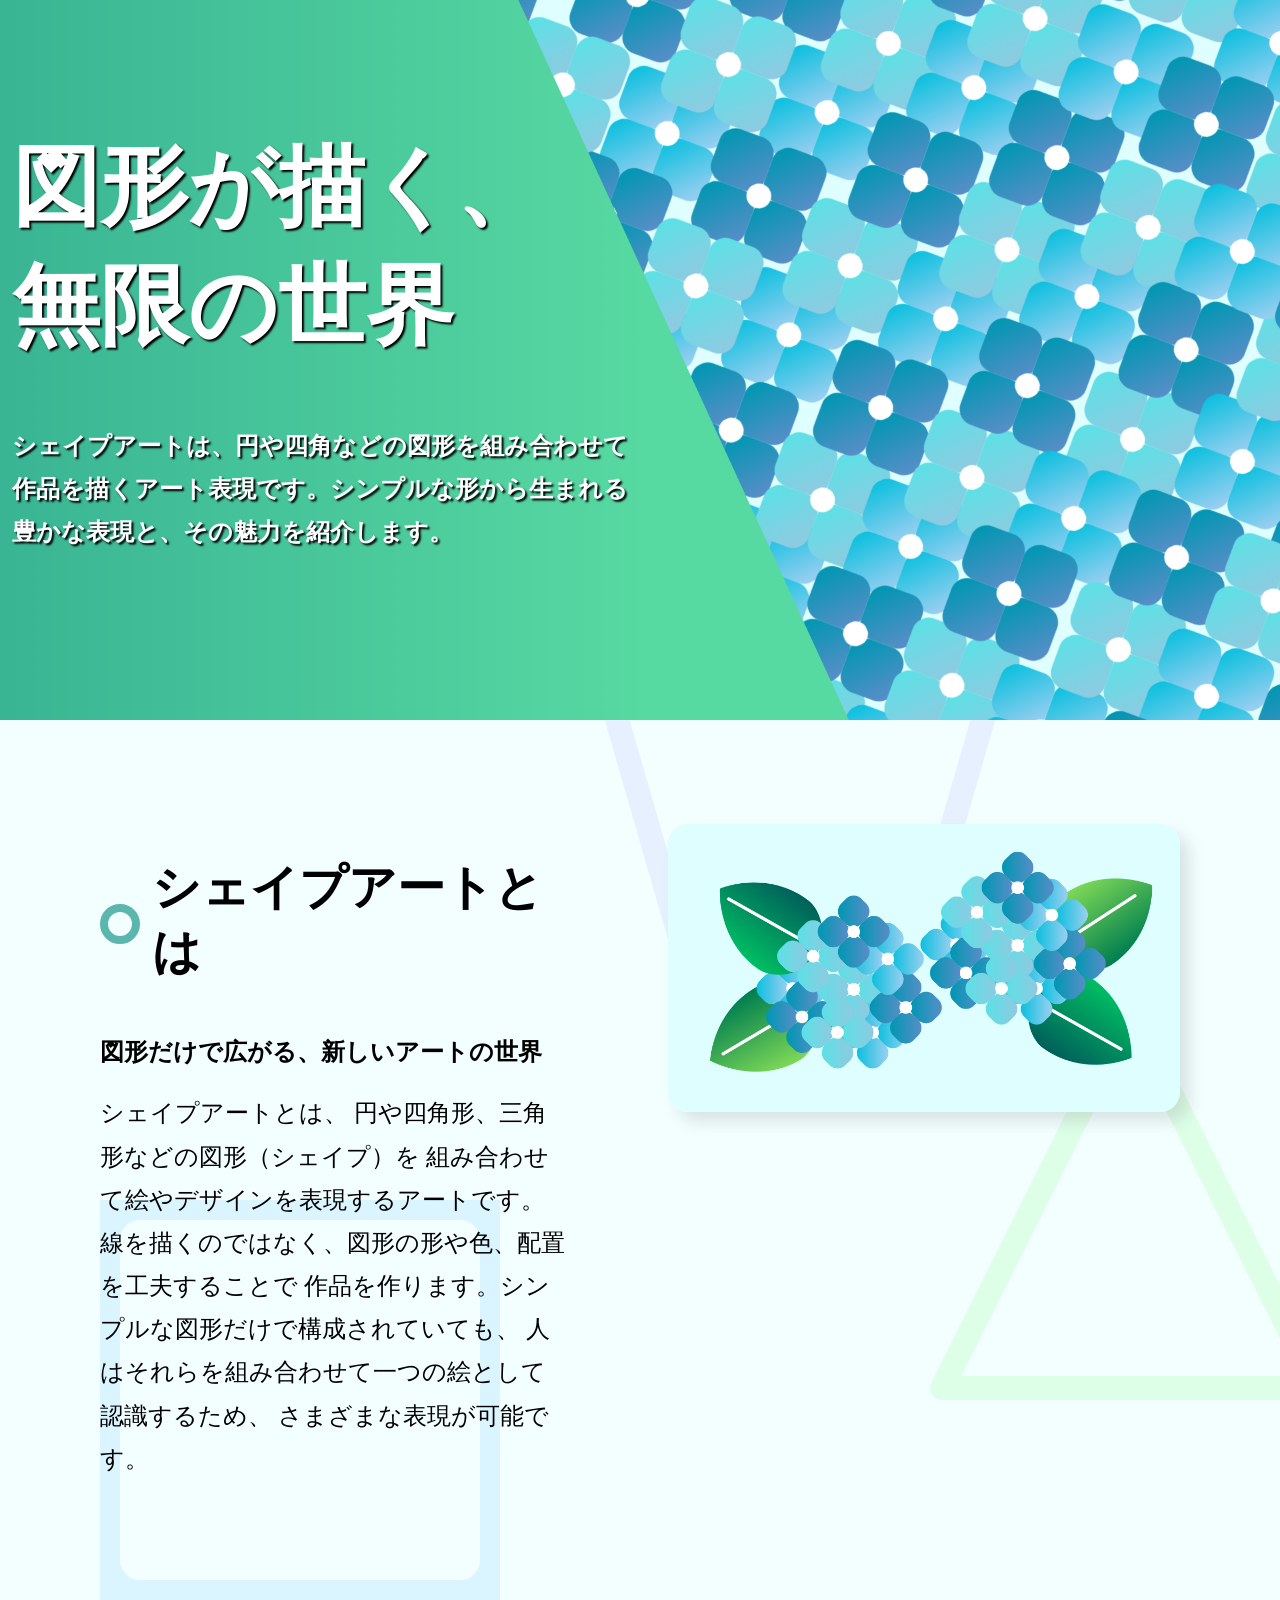
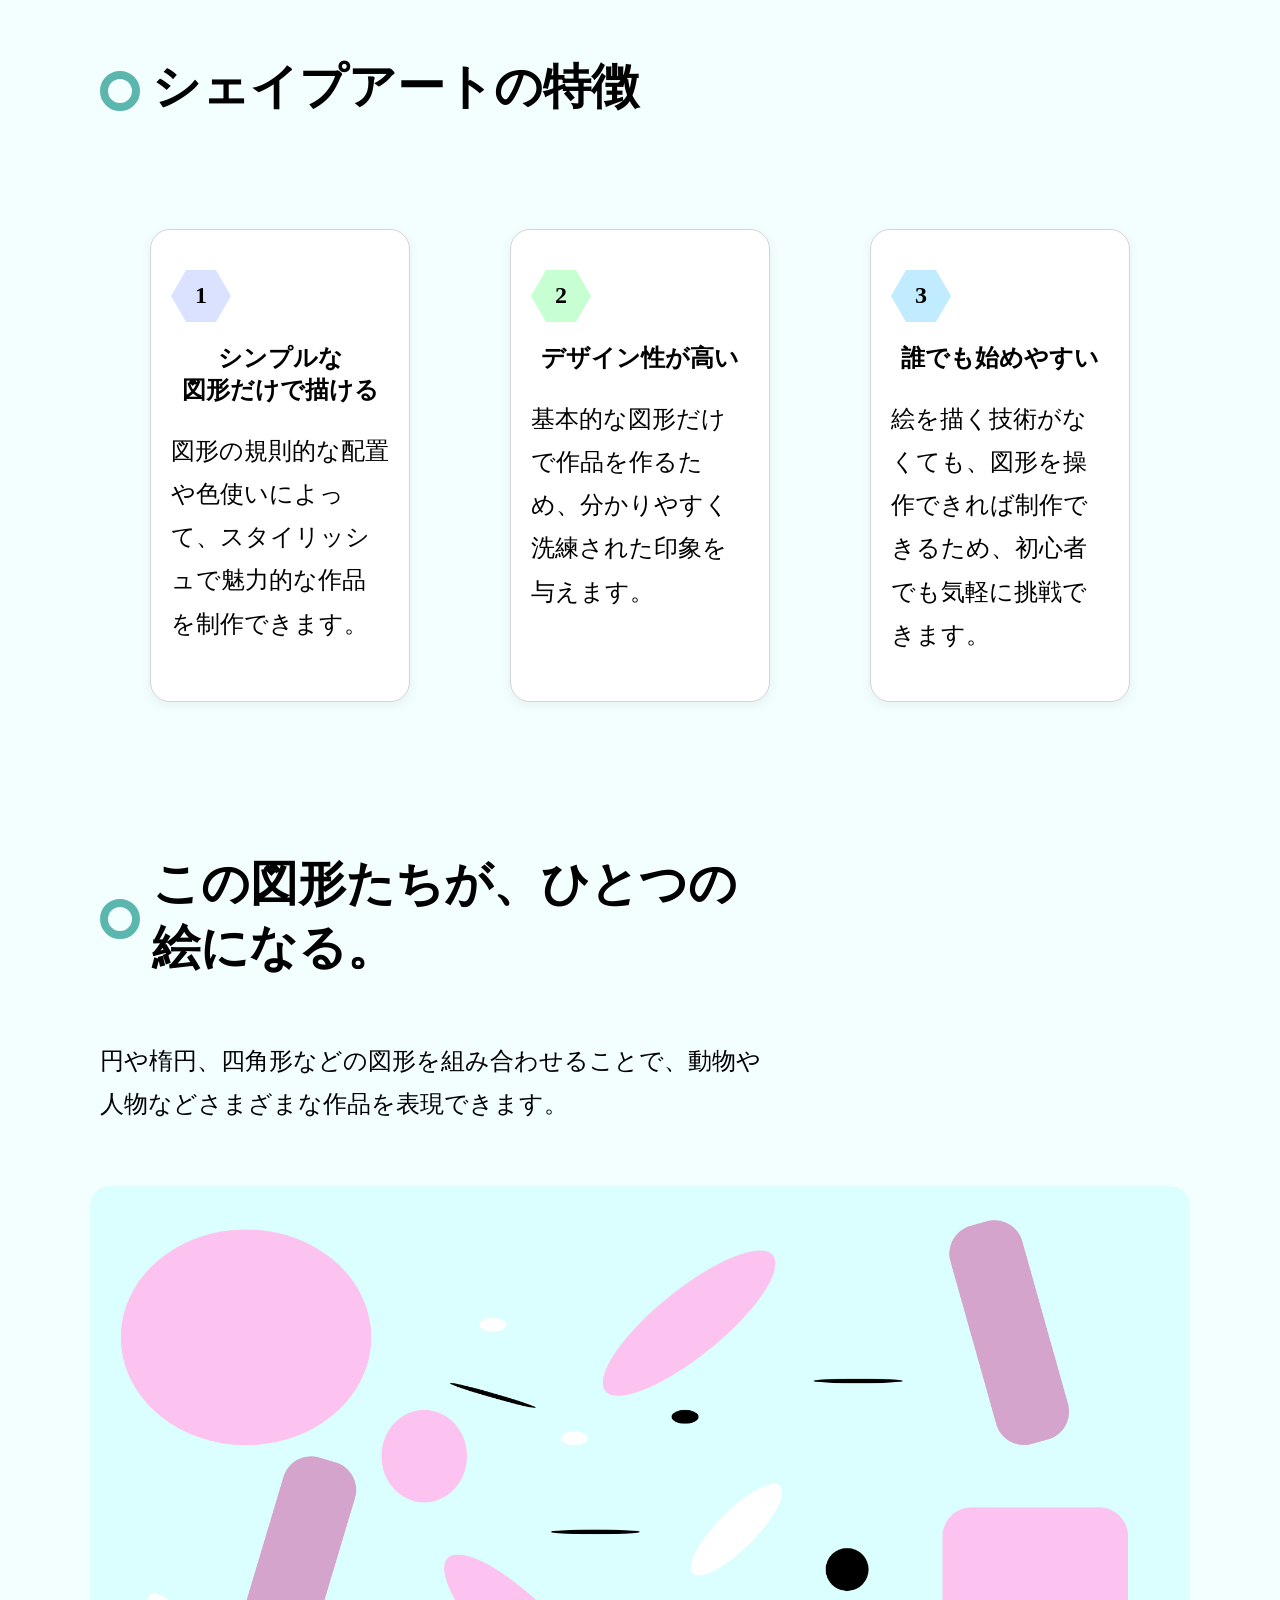
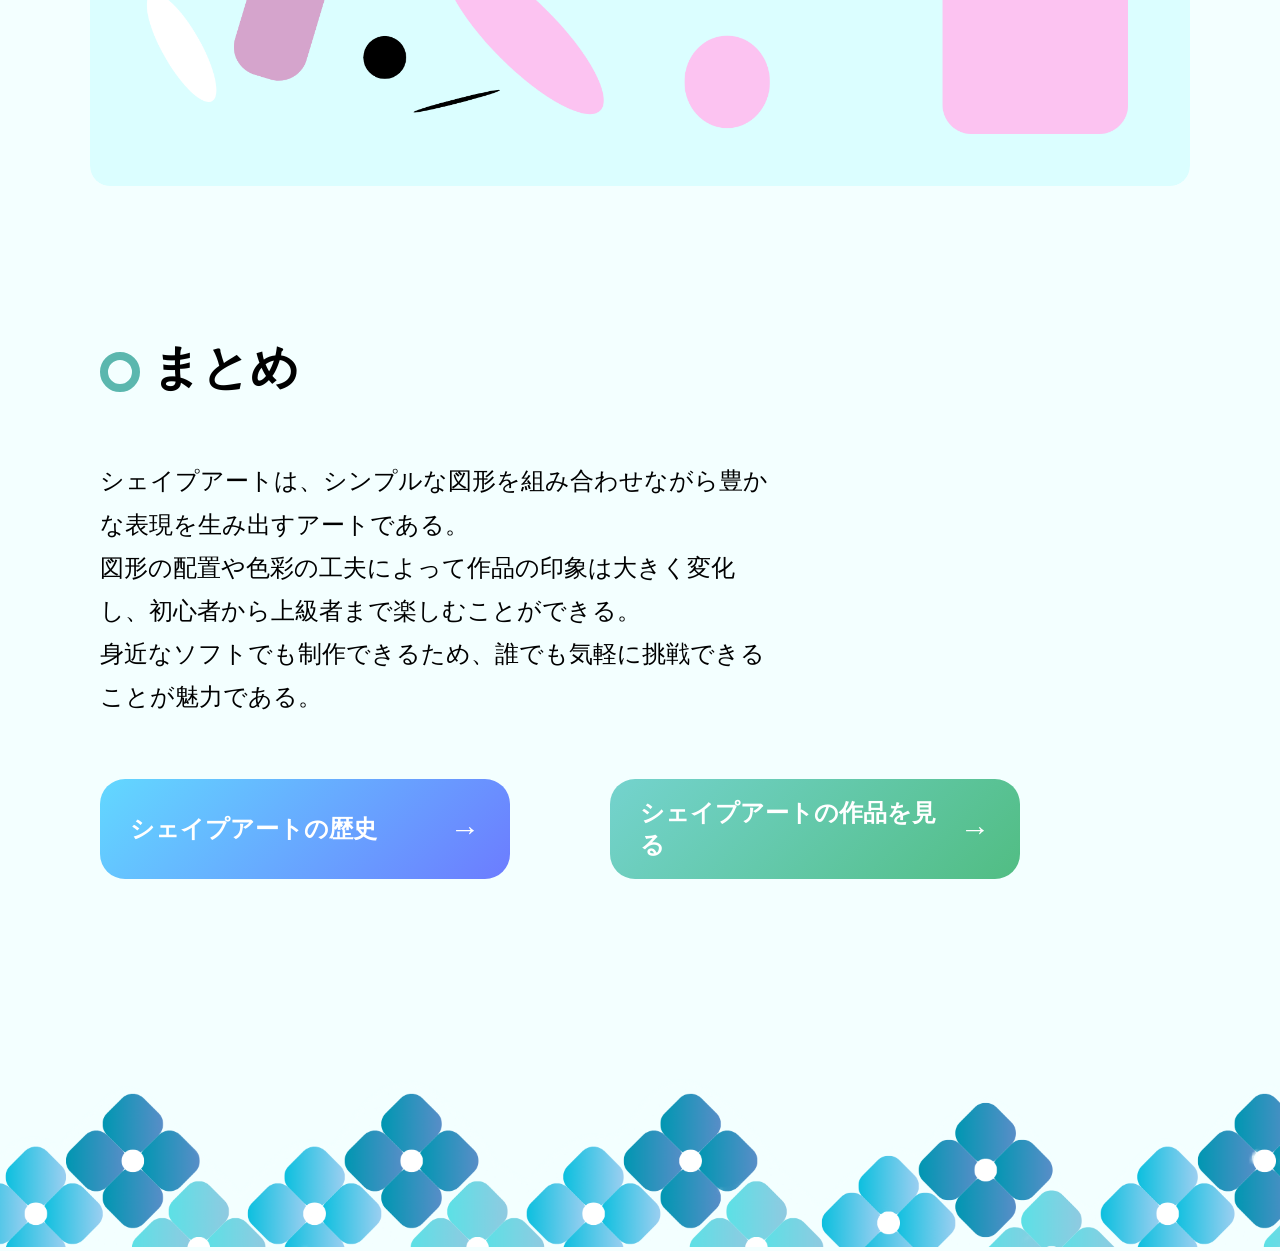
<file: index.html>
<!DOCTYPE html>
<html lang = "ja">
    <head>
        <meta charset="UTF-8">
        <meta name="viewport" content="width=device-width, initial-scale=1.0">
        <title>shape art</title>
        <link rel="stylesheet" type = "text/css" href="./css/style.css">
        <link rel="stylesheet" type = "text/css" href="./css/background.css">
    </head>

    <body>

        <div class = "box1">
        <img class = "img1" src="./img/top4.png" alt="">
        <div class = text>
            <h1>図形が描く、<br>無限の世界</h1>
            <p>
                シェイプアートは、円や四角などの図形を組み合わせて<br>
                作品を描くアート表現です。シンプルな形から生まれる<br>
                豊かな表現と、その魅力を紹介します。
            </p>
        </div>
        </div>

        <div class = "yoko1">
            <div class = "matome1">
                <h1 class = "text1">シェイプアートとは</h1>
                <h2>図形だけで広がる、新しいアートの世界</h2>
                <p>
                    シェイプアートとは、
                    円や四角形、三角形などの図形（シェイプ）を
                    組み合わせて絵やデザインを表現するアートです。
                    線を描くのではなく、図形の形や色、配置を工夫することで
                    作品を作ります。シンプルな図形だけで構成されていても、
                    人はそれらを組み合わせて一つの絵として認識するため、
                    さまざまな表現が可能です。
            </div>
            <img class = "img2" src="./img/ajisai2.png" alt="">
        </div>


        <h1 class = "text2">シェイプアートの特徴</h1>


        <div class="yoko2">

            <div class = box2>
                <div>
                    <h2 class = "text5-1">1</h2>
                    <h2 class="text6">シンプルな<br>図形だけで描ける</h2>
                    <p>図形の規則的な配置や色使いによって、スタイリッシュで魅力的な作品を制作できます。</p>
                </div>
            </div>


            <div class = box2>
                <div>
                    <h2 class = "text5-2">2</h2>
                    <h2 class="text6">デザイン性が高い</h2>
                    <p>基本的な図形だけで作品を作るため、分かりやすく洗練された印象を与えます。</p>
                </div>
            </div>

            <div class = box2>
                <div>
                    <h2 class = "text5-3">3</h2>
                    <h2 class="text6">誰でも始めやすい</h2>
                    <p>絵を描く技術がなくても、図形を操作できれば制作できるため、初心者でも気軽に挑戦できます。</p>
                </div>
            </div>

        </div>

        <h1 class = "text3">この図形たちが、ひとつの絵になる。</h1>
        <p class = "text4">円や楕円、四角形などの図形を組み合わせることで、動物や人物などさまざまな作品を表現できます。</p>
        <div class="slider">
            <img src="./img/usagi3.png" class="slide active">
            <img src="./img/usagi2.png" class="slide">
        </div>

        <h1 class = "text3">まとめ</h1>
        <p class = "text4">
            シェイプアートは、シンプルな図形を組み合わせながら豊かな表現を生み出すアートである。<br>
            図形の配置や色彩の工夫によって作品の印象は大きく変化し、初心者から上級者まで楽しむことができる。<br>
            身近なソフトでも制作できるため、誰でも気軽に挑戦できることが魅力である。
        </p>

        <div class="hex-container2">

            <div class = yoko1>
                <a href="history.html" class="history-btn">
                    <span>シェイプアートの歴史</span>
                    <span class="arrow">→</span>
                </a>

                <a href="gallery.html" class="gallery-btn">
                    <span>シェイプアートの作品を見る</span>
                    <span class="arrow">→</span>
                </a>

            </div>

        </div>

        <img class = "img4" src="./img/ajisai.png" alt="">

        <!-- 三角形 -->
        <svg class="shape sankaku1" viewBox="0 0 200 200">
            <polygon
                points="100,6 6,194 194,194"
            />
        </svg>

        <!-- 四角形 -->
        <svg class="shape sikaku1" viewBox="0 0 200 200">
            <rect
                x="0"
                y="0"
                width="200"
                height="200"
                rx="30"
            />
        </svg>

        <!-- 五角形 -->
        <svg class="shape gokaku1" viewBox="0 0 200 200">
            <polygon
                points="100,6 194,76 160,194 40,194 6,76"
            />
        </svg>

        <!-- 三角形 -->
        <svg class="shape sankaku2" viewBox="0 0 200 200">
            <polygon
                points="100,6 6,194 194,194"
            />
        </svg>

        <!-- 四角形 -->
        <svg class="shape sikaku2" viewBox="0 0 200 200">
            <rect
                x="0"
                y="0"
                width="200"
                height="200"
                rx="20"
            />
        </svg>

        <script src="script.js"></script>

    </body>
</html>
</file>
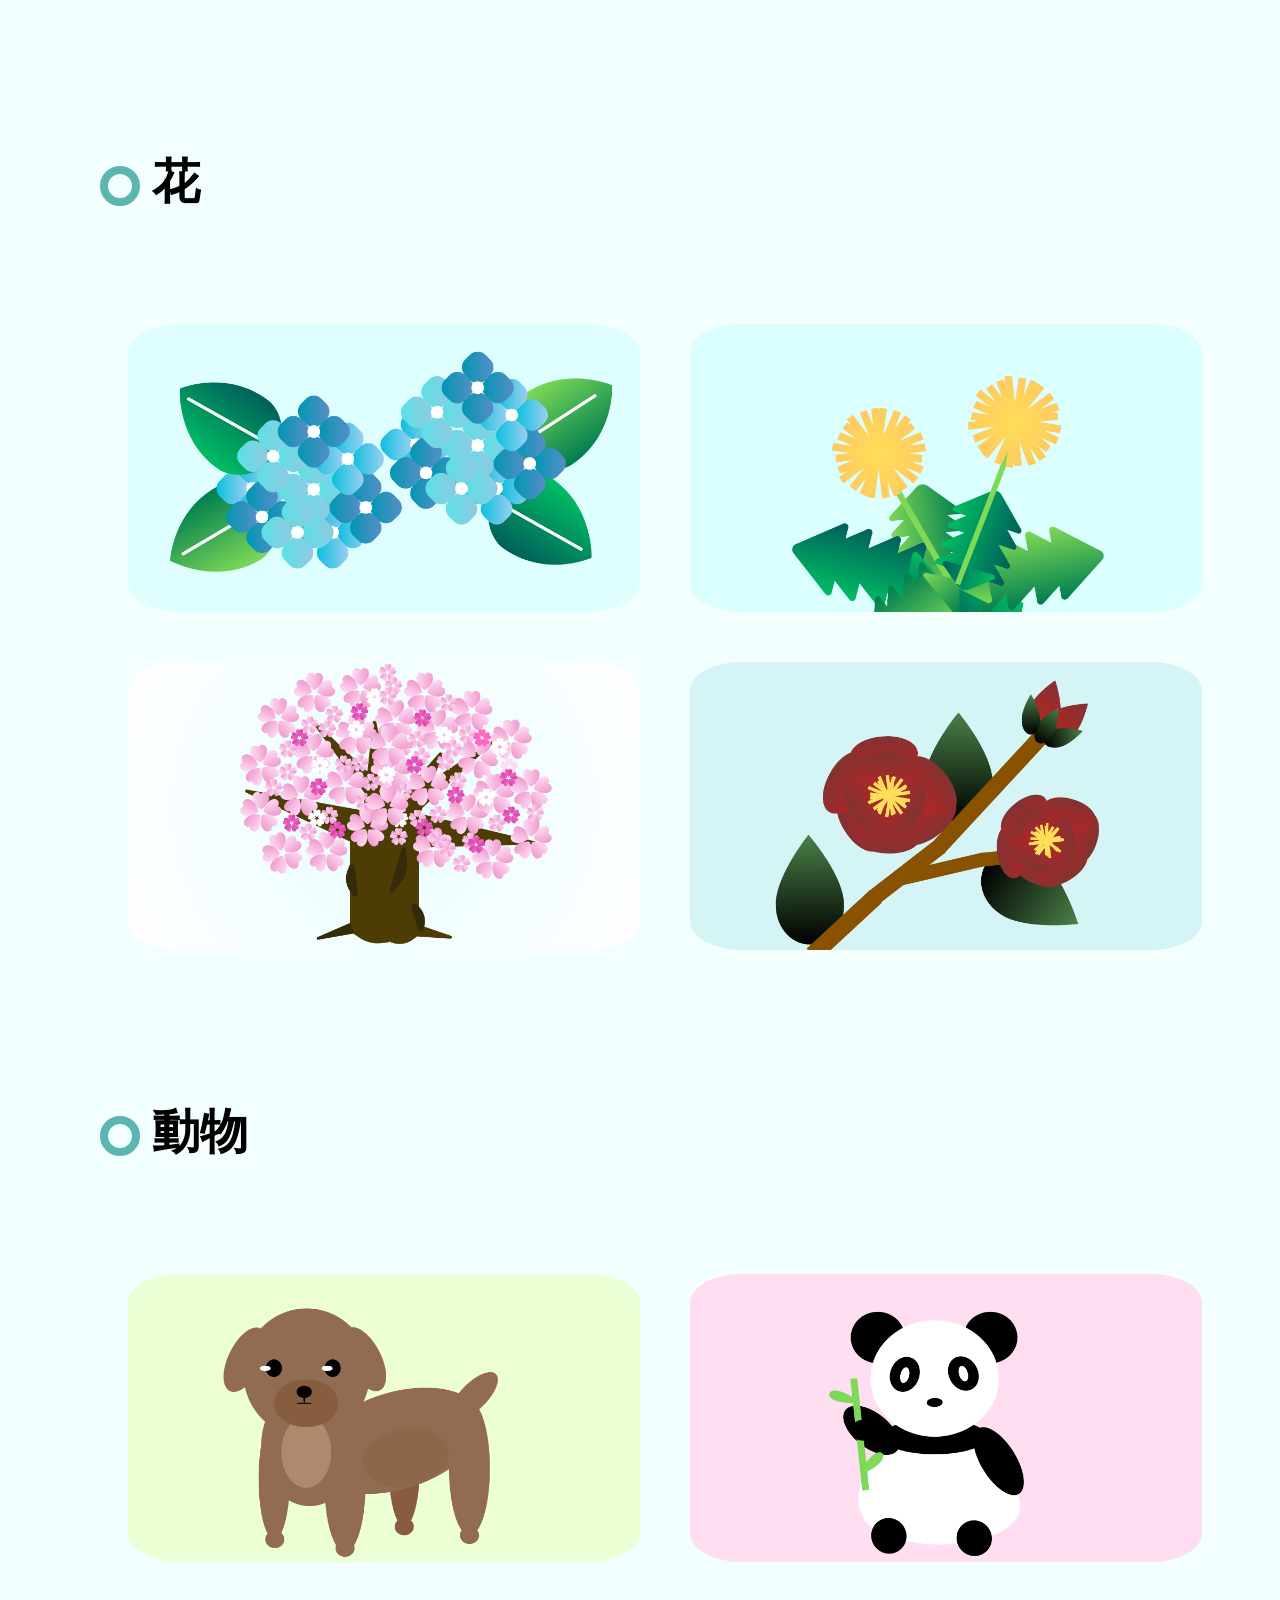
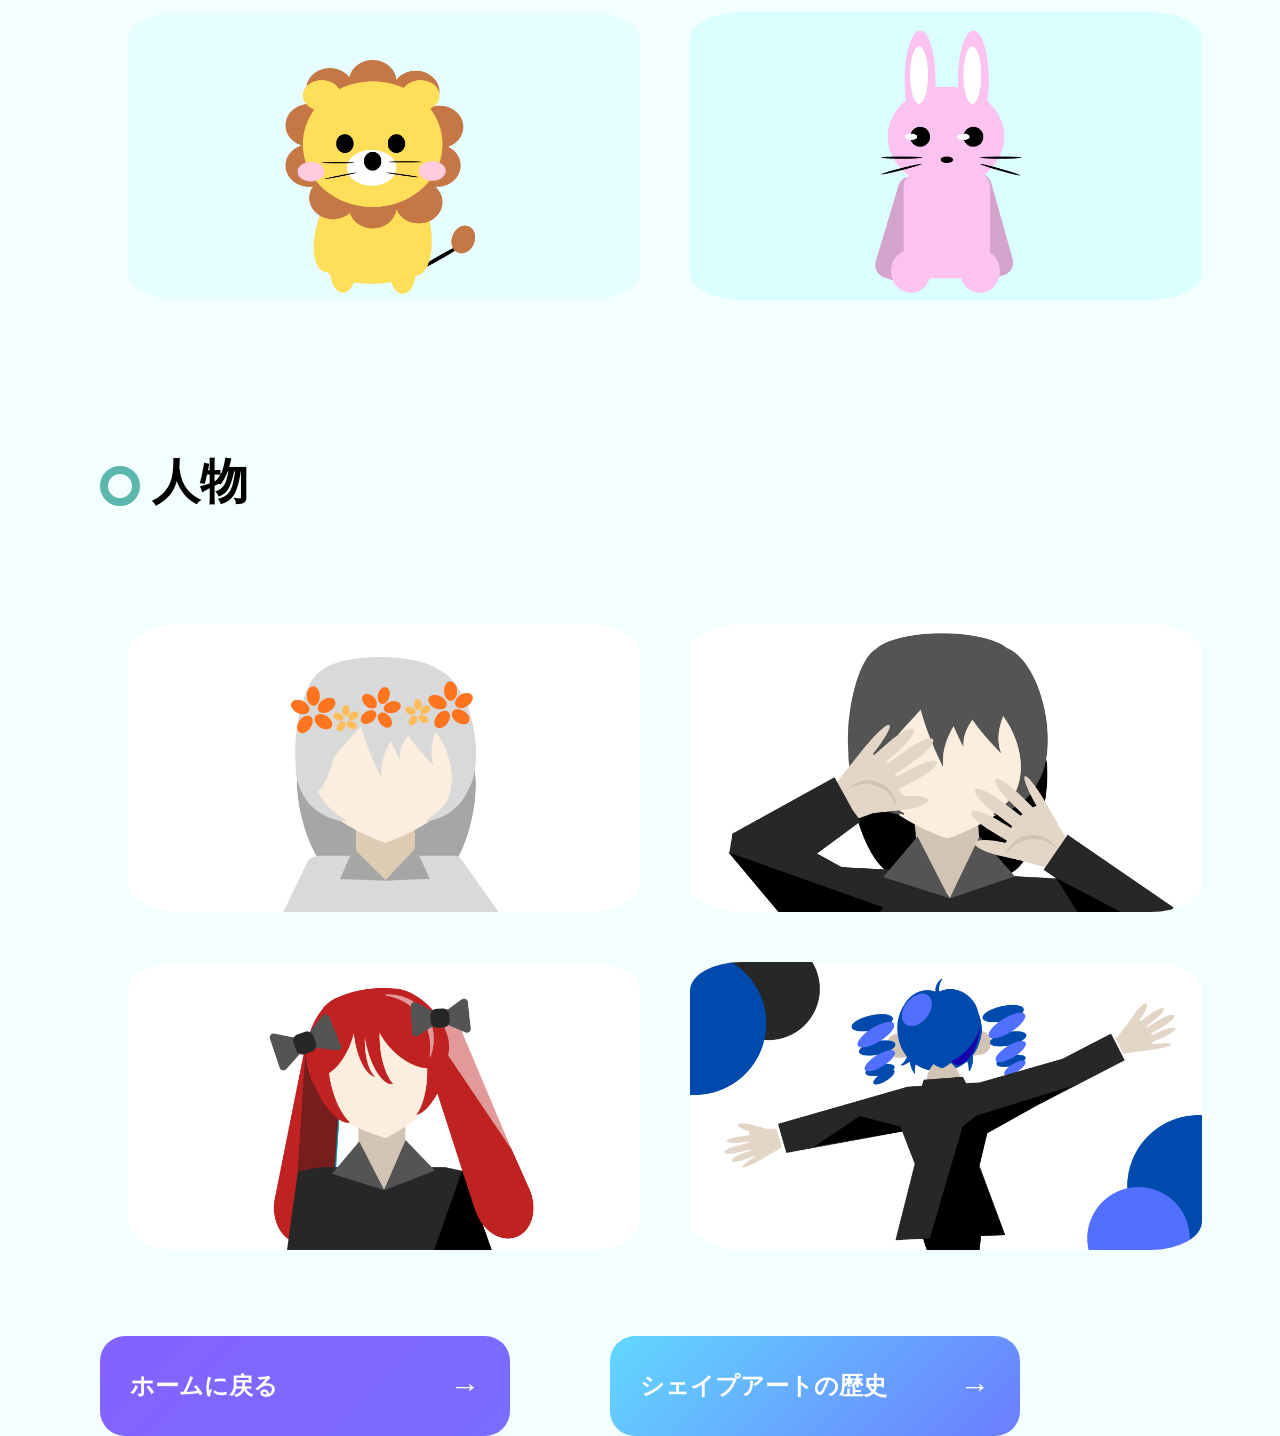
<file: gallery.html>
<!DOCTYPE html>
<html lang = 'ja'>
    <head>
        <meta charset = "UTF-8">
        <title>gallery</title>
        <link rel="stylesheet" type = "text/css" href="./css/style.css">
        <link rel="stylesheet" type = "text/css" href="./css/background.css">
        <link rel="stylesheet" type = "text/css" href="./css/gallery.css">
    </head>
<body>
    <h1 class = "text2">花</h1>
    <div class = "yoko3">
        <img class = "img" src = "img/ajisai2.png" alt = "あじさい">
        <img class = "img" src = "img/tanpopo.png" alt = "たんぽぽ">
    </div>
    <div class = "yoko3">
        <img class = "img" src = "img/sakura.png" alt = "さくら">
        <img class = "img" src = "img/tubaki.png" alt = "つばき">
    </div>
    <h1 class = "text2">動物</h1>
    <div class = "yoko3">
        <img class = "img" src = "img/inu.png" alt = "いぬ">
        <img class = "img" src = "img/panda.png" alt = "ぱんだ">
    </div>
    <div class = "yoko3">
        <img class = "img" src = "img/raion.png" alt = "らいおん">
        <img class = "img" src = "img/usagi2.png" alt = "うさぎ">
    </div>
    <h1 class = "text2">人物</h1>
    <div class = "yoko3">
        <img class = "img" src = "img/siro.png" alt = "しろ">
        <img class = "img" src = "img/kuro.png" alt = "くろ">
    </div>
    <div class = "yoko3">
        <img class = "img" src = "img/aka.png" alt = "あか">
        <img class = "img" src = "img/ao.png" alt = "あお">
    </div>

    <br><br>

    <div class = yoko1>
        <a href="index.html" class="index-btn">
            <span>ホームに戻る</span>
            <span class="arrow">→</span>
        </a>

        <a href="history.html" class="history-btn">
            <span>シェイプアートの歴史</span>
            <span class="arrow">→</span>
        </a>

    </div>
</body>
</html>
</file>
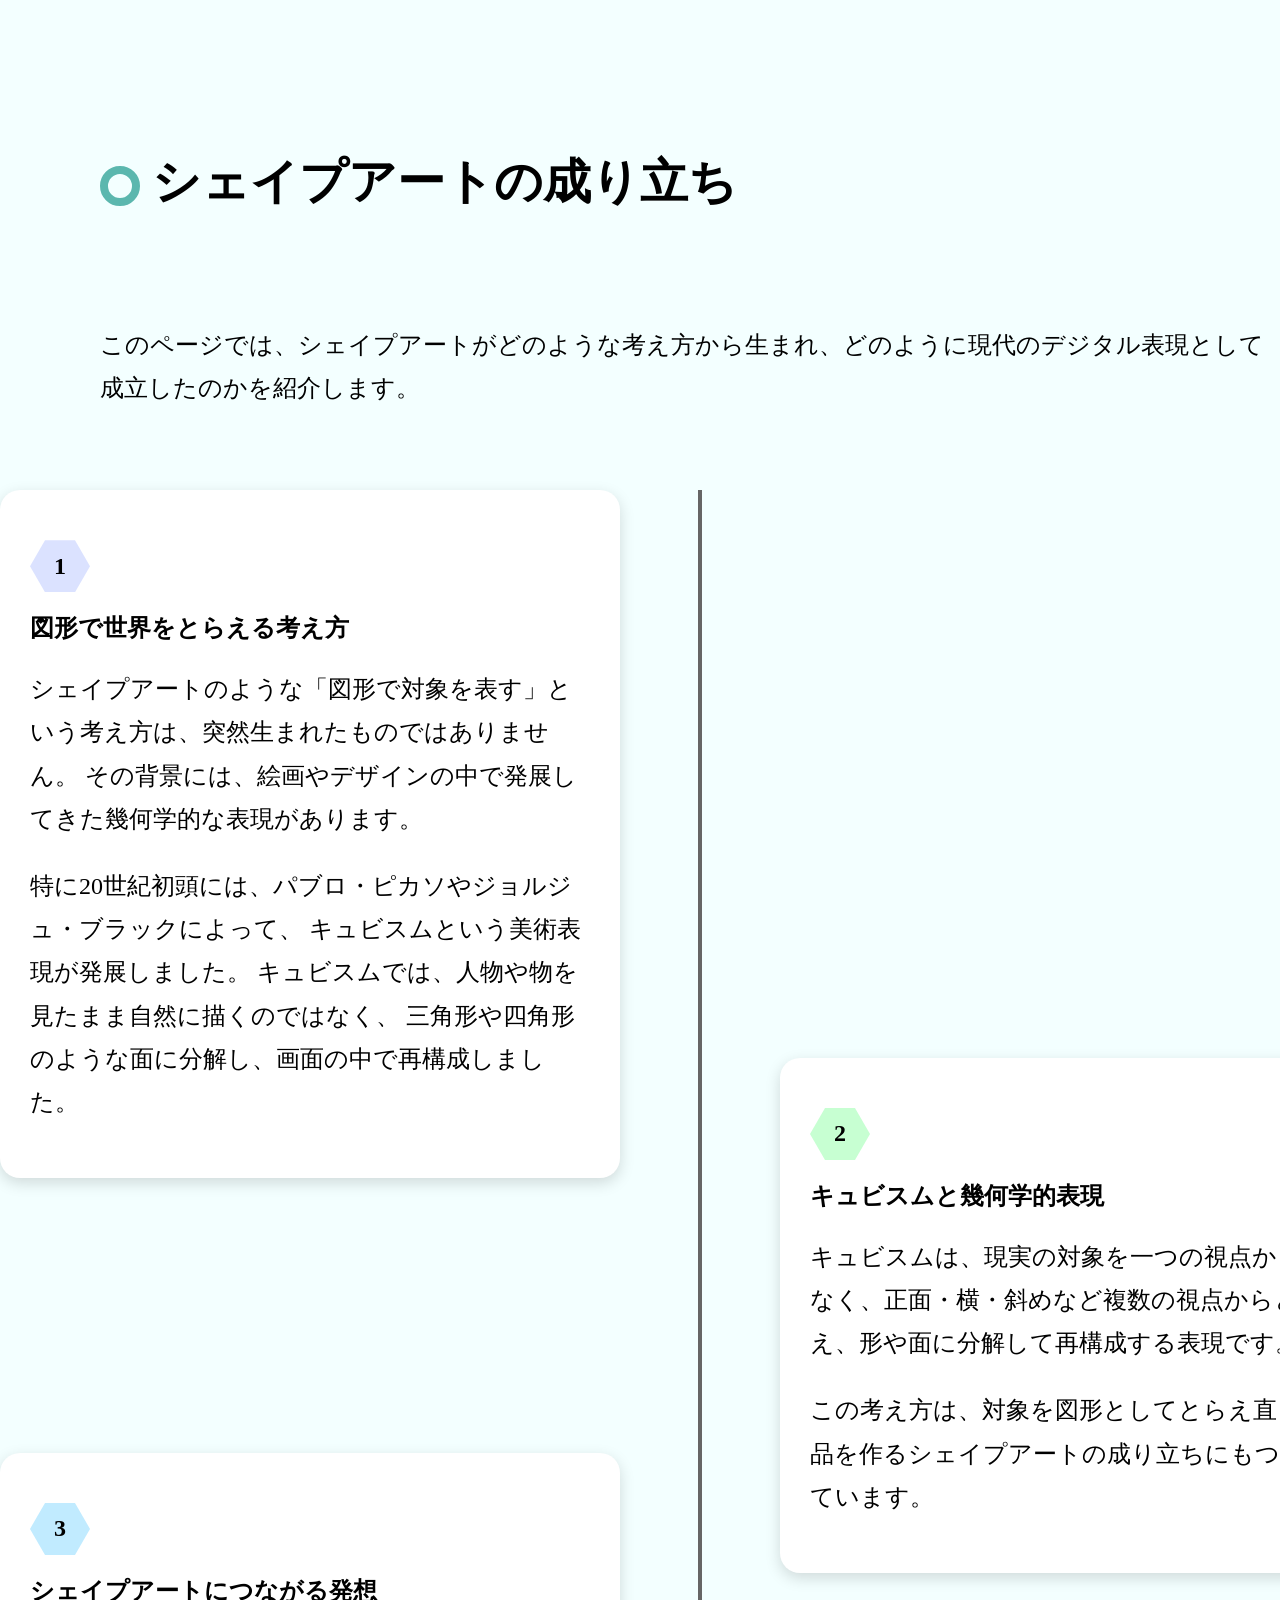
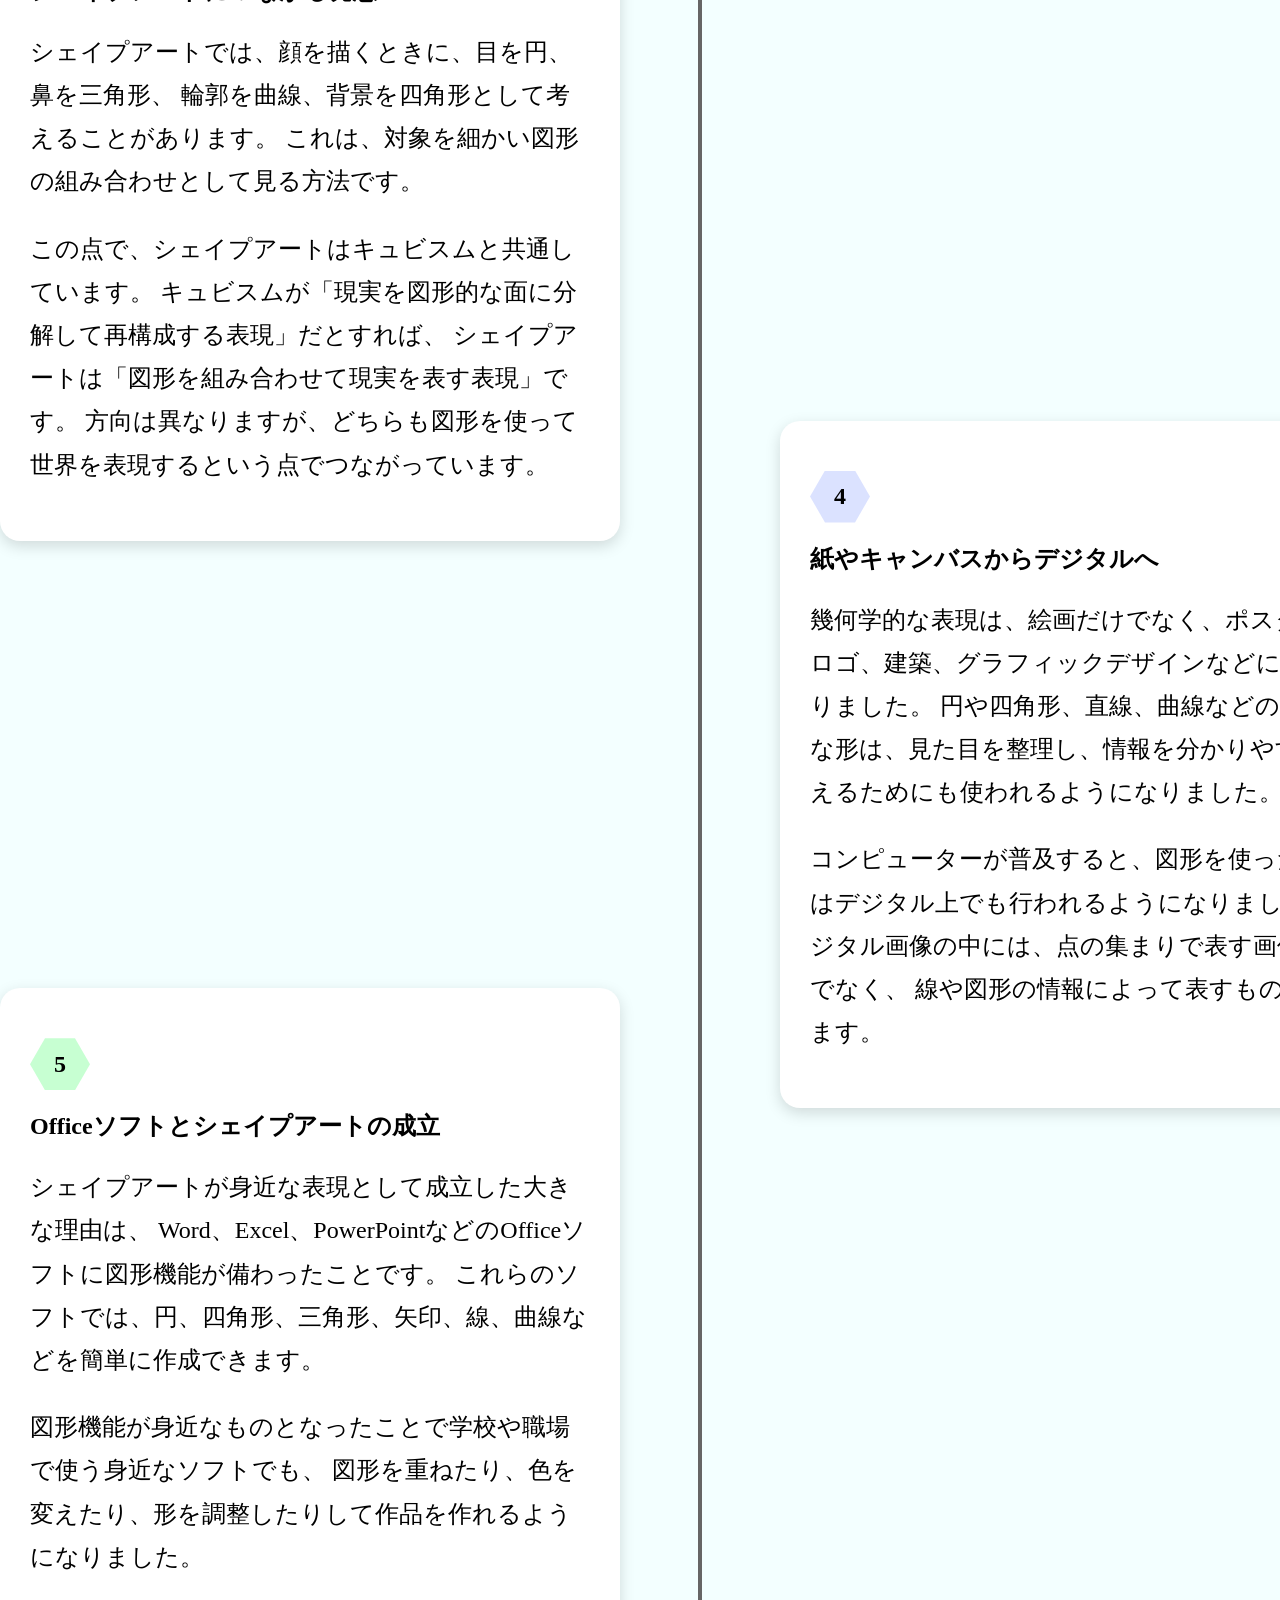
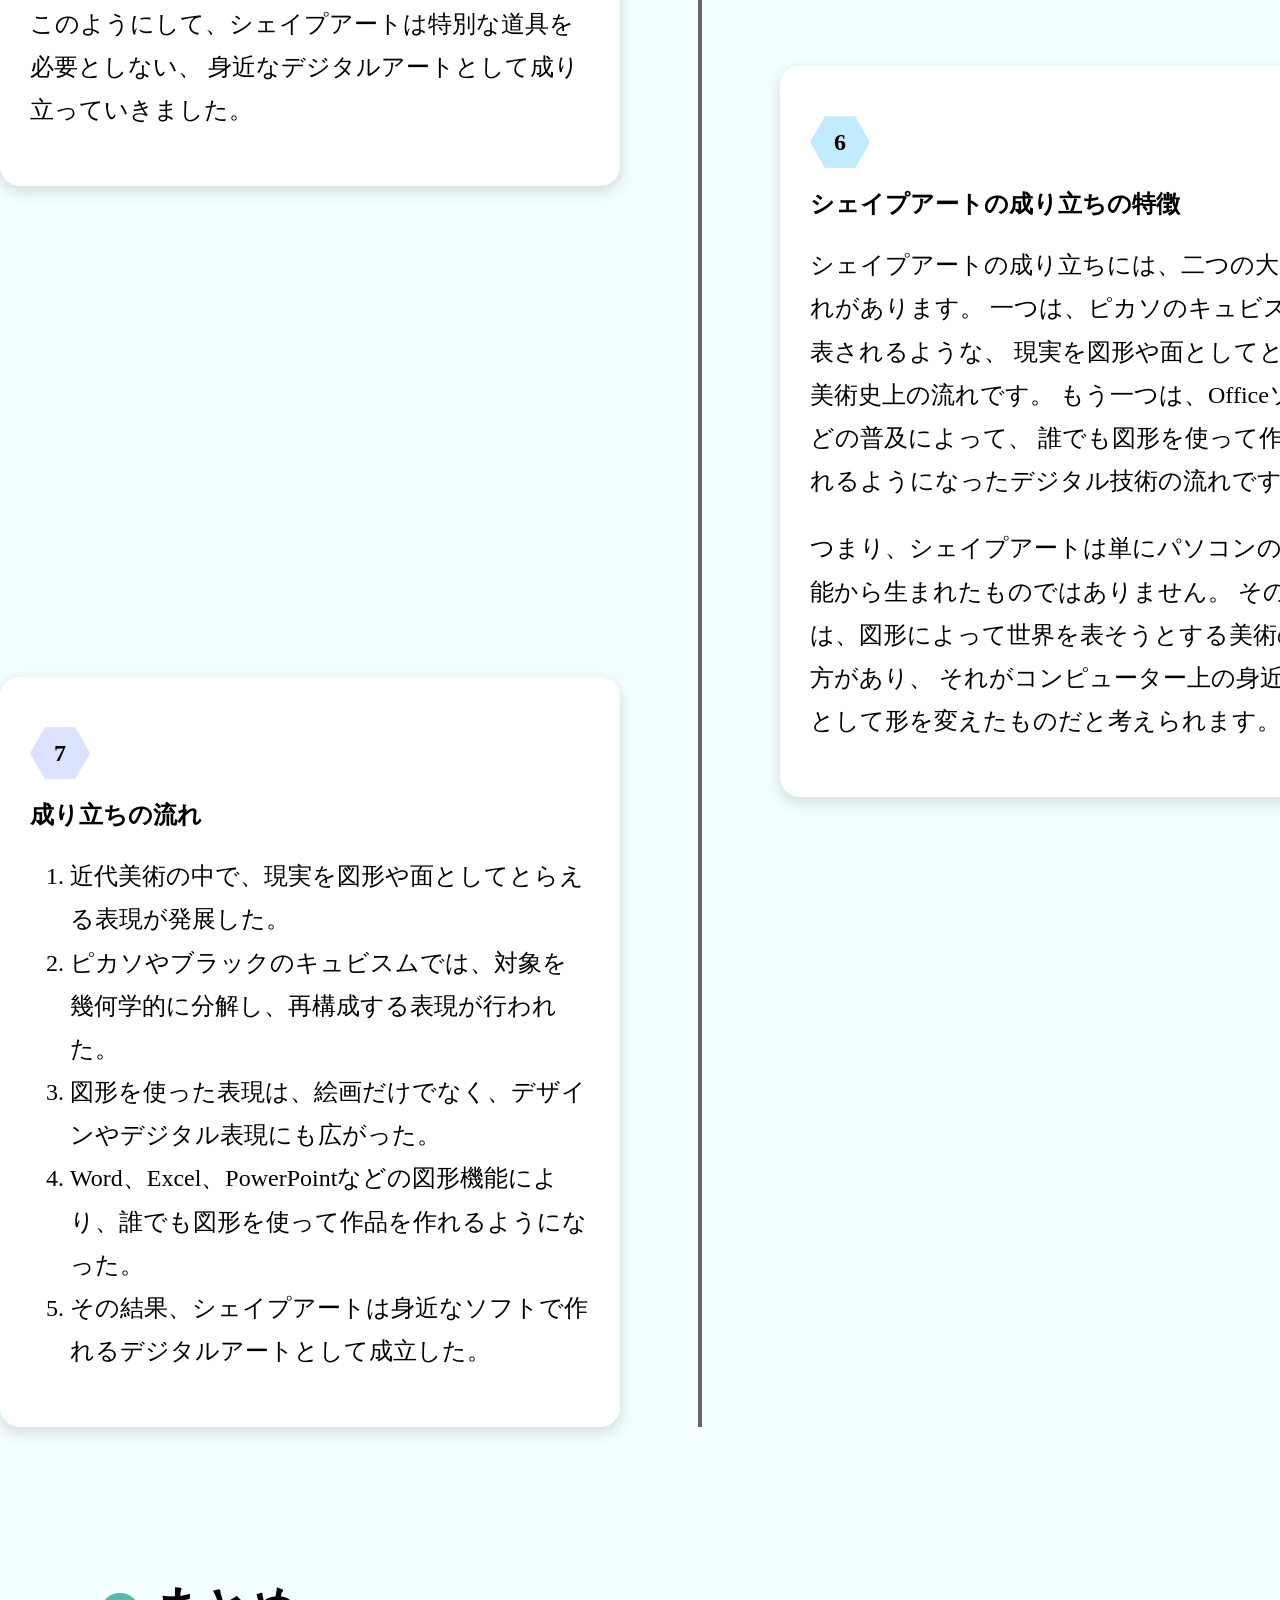
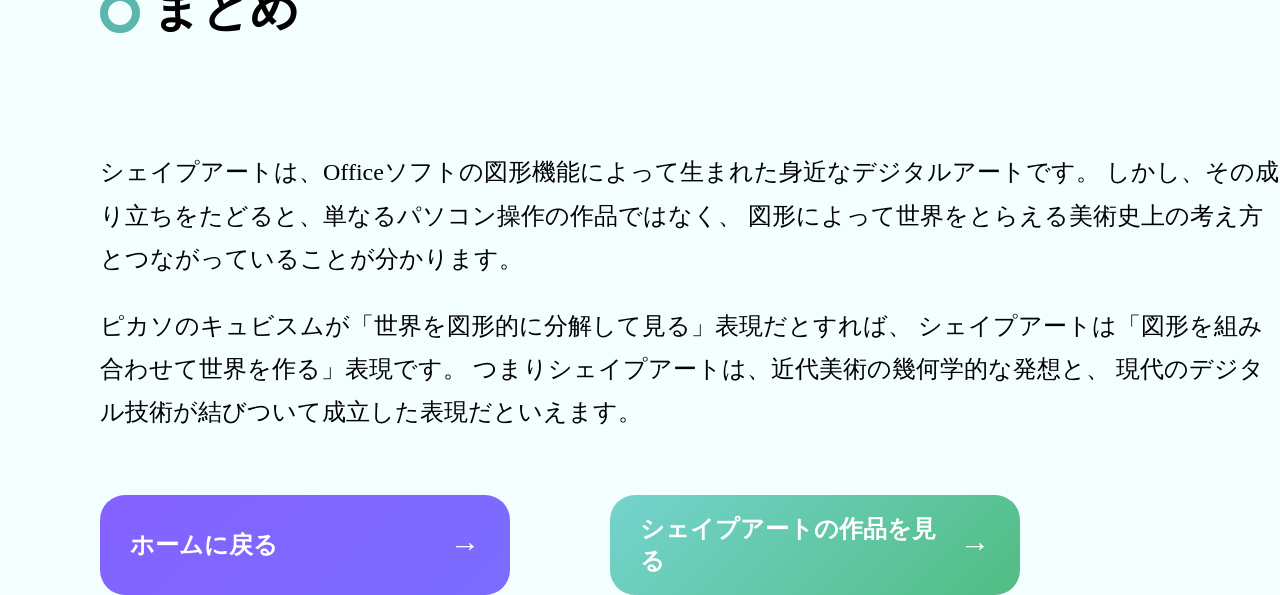
<file: history.html>
<!DOCTYPE html>
<html lang="ja">
<head>
    <meta charset="UTF-8">
    <title>Shape Artの歴史</title>
    <link rel="stylesheet" href="./css/background.css">
    <link rel="stylesheet" href="./css/style.css">
    <link rel="stylesheet" href="./css/history.css">
</head>
<body>
        <h1 class="text2">シェイプアートの成り立ち</h1>
        <p class = "text1-1">
            このページでは、シェイプアートがどのような考え方から生まれ、どのように現代のデジタル表現として成立したのかを紹介します。
        </p>

    <div class = "timeline">

    <div class="item left">
        <div class="box">
            <section>
                <h2 class = "text5-1">1</h2>
                <h2>図形で世界をとらえる考え方</h2>
                <p>
                    シェイプアートのような「図形で対象を表す」という考え方は、突然生まれたものではありません。
                    その背景には、絵画やデザインの中で発展してきた幾何学的な表現があります。
                </p>

                <p>
                    特に20世紀初頭には、パブロ・ピカソやジョルジュ・ブラックによって、
                    キュビスムという美術表現が発展しました。
                    キュビスムでは、人物や物を見たまま自然に描くのではなく、
                    三角形や四角形のような面に分解し、画面の中で再構成しました。
                </p>
            </section>
        </div>
    </div>

    <div class="item right up">
        <div class="box">
            <section>
                <h2 class = "text5-2">2</h2>
                <h2>キュビスムと幾何学的表現</h2>
                <p>
                    キュビスムは、現実の対象を一つの視点からではなく、正面・横・斜めなど複数の視点からとらえ、形や面に分解して再構成する表現です。
                </p>
                <p>
                    この考え方は、対象を図形としてとらえ直して作品を作るシェイプアートの成り立ちにもつながっています。
                </p>
            </section>
        </div>
    </div>

    <div class="item left up">
        <div class="box">
            <section>
                <h2 class = "text5-3">3</h2>
                <h2>シェイプアートにつながる発想</h2>
                <p>
                    シェイプアートでは、顔を描くときに、目を円、鼻を三角形、
                    輪郭を曲線、背景を四角形として考えることがあります。
                    これは、対象を細かい図形の組み合わせとして見る方法です。
                </p>

                <p>
                    この点で、シェイプアートはキュビスムと共通しています。
                    キュビスムが「現実を図形的な面に分解して再構成する表現」だとすれば、
                    シェイプアートは「図形を組み合わせて現実を表す表現」です。
                    方向は異なりますが、どちらも図形を使って世界を表現するという点でつながっています。
                </p>
            </section>
        </div>
    </div>


    <div class="item right up">
        <div class="box">
            <section>
                <h2 class = "text5-1">4</h2>
                <h2>紙やキャンバスからデジタルへ</h2>
                <p>
                    幾何学的な表現は、絵画だけでなく、ポスター、ロゴ、建築、グラフィックデザインなどにも広がりました。
                    円や四角形、直線、曲線などの基本的な形は、見た目を整理し、情報を分かりやすく伝えるためにも使われるようになりました。
                </p>

                <p>
                    コンピューターが普及すると、図形を使った表現はデジタル上でも行われるようになりました。
                    デジタル画像の中には、点の集まりで表す画像だけでなく、
                    線や図形の情報によって表すものもあります。
                </p>
            </section>
        </div>
    </div>

    <div class="item left up">
        <div class="box">
            <section>
                <h2 class = "text5-2">5</h2>
                <h2>Officeソフトとシェイプアートの成立</h2>
                <p>
                    シェイプアートが身近な表現として成立した大きな理由は、
                    Word、Excel、PowerPointなどのOfficeソフトに図形機能が備わったことです。
                    これらのソフトでは、円、四角形、三角形、矢印、線、曲線などを簡単に作成できます。
                </p>

                <p>
                    図形機能が身近なものとなったことで学校や職場で使う身近なソフトでも、
                    図形を重ねたり、色を変えたり、形を調整したりして作品を作れるようになりました。
                </p>

                <p>
                    このようにして、シェイプアートは特別な道具を必要としない、
                    身近なデジタルアートとして成り立っていきました。
                </p>
            </section>
        </div>
    </div>

    <div class="item right up">
        <div class="box">
            <section>
                <h2 class = "text5-3">6</h2>
                <h2>シェイプアートの成り立ちの特徴</h2>
                <p>
                    シェイプアートの成り立ちには、二つの大きな流れがあります。
                    一つは、ピカソのキュビスムに代表されるような、
                    現実を図形や面としてとらえる美術史上の流れです。
                    もう一つは、Officeソフトなどの普及によって、
                    誰でも図形を使って作品を作れるようになったデジタル技術の流れです。
                </p>

                <p>
                    つまり、シェイプアートは単にパソコンの図形機能から生まれたものではありません。
                    その背景には、図形によって世界を表そうとする美術の考え方があり、
                    それがコンピューター上の身近な表現として形を変えたものだと考えられます。
                </p>
            </section>
        </div>
    </div>

    <div class="item left up">
        <div class="box">
            <section>
                <h2 class = "text5-1">7</h2>
                <h2>成り立ちの流れ</h2>
                <div class = "text1-2">
                    <ol>
                        <li>
                        近代美術の中で、現実を図形や面としてとらえる表現が発展した。
                        </li>
                        <li>
                        ピカソやブラックのキュビスムでは、対象を幾何学的に分解し、再構成する表現が行われた。
                        </li>
                        <li>
                        図形を使った表現は、絵画だけでなく、デザインやデジタル表現にも広がった。
                        </li>
                        <li>
                        Word、Excel、PowerPointなどの図形機能により、誰でも図形を使って作品を作れるようになった。
                        </li>
                        <li>
                        その結果、シェイプアートは身近なソフトで作れるデジタルアートとして成立した。
                        </li>
                    </ol>
                </div>
            </section>
        </div>
    </div>
    </div>

    <section>
        <h2 class="text2">まとめ</h2>
        <p class = "text1-1">
            シェイプアートは、Officeソフトの図形機能によって生まれた身近なデジタルアートです。
            しかし、その成り立ちをたどると、単なるパソコン操作の作品ではなく、
            図形によって世界をとらえる美術史上の考え方とつながっていることが分かります。
        </p>

        <p class = "text1-1">
            ピカソのキュビスムが「世界を図形的に分解して見る」表現だとすれば、
            シェイプアートは「図形を組み合わせて世界を作る」表現です。
            つまりシェイプアートは、近代美術の幾何学的な発想と、
            現代のデジタル技術が結びついて成立した表現だといえます。
        </p>
    </section>

    <br><br>

    <div class = yoko1>
        <a href="index.html" class="index-btn">
            <span>ホームに戻る</span>
            <span class="arrow">→</span>
        </a>

        <a href="gallery.html" class="gallery-btn">
            <span>シェイプアートの作品を見る</span>
            <span class="arrow">→</span>
        </a>

    </div>

</body>
</html>
</file>
<file: css/style.css>
.title{
    font-size: clamp(24px, 7vw, 42px);
    margin-left: clamp(0px,7vw,100px);
}

p{
    font-size: clamp(12px, 2.5vw, 24px);
    line-height: 1.8;
}

.yoko1{
    display:flex
}


.yoko2{
    display:flex;
    justify-content: center;
    margin-left: 100px;
    margin-right: 100px;
}

.matome1{
    flex:1;
    margin-left: 100px;
    margin-top: 100px;
}

.box1{
    position: relative;
    display: inline-block;
}

.box1 img{
    display: block;
}


.box2{
    width: 500px;
    margin-left: 50px;
    margin-right: 50px;
    padding: 20px;
    background-color: #ffffff;
    border: 1px solid #d4d4d4;
    border-radius: 20px;
    box-shadow: 0 4px 10px rgba(128, 128, 128, 0.1);
}

.text{
    position: absolute;
    top: 45%;
    left: 25%;
    transform: translate(-50%, -50%);
    text-shadow: 2px 2px 2px black;

    color: white;
    font-size: 44px;
    font-weight: bold;
}

.text1{
    display: flex;
    align-items: center;
    gap: 12px;
    font-size: 48px;
    padding-bottom: 20px;
}

.text1::before{
    content: "";
    width: 24px;
    height: 24px;
    border: 8px solid #5bb7ae;
    border-radius: 50%;
    flex-shrink: 0;
    margin-top: 7px;
}

.text2{
    display: flex;
    align-items: center;
    gap: 12px;
    margin-bottom: 100px;
    margin-left: 100px;
    margin-top: 150px;
    margin-right: 500px;
    padding-bottom: 10px;
    font-size: 48px;
}

.text2::before{
    content: "";
    width: 24px;
    height: 24px;
    border: 8px solid #5bb7ae;
    border-radius: 50%;
    flex-shrink: 0;
    margin-top: 7px;
}

.text3{
    display: flex;
    align-items: center;
    gap: 12px;
    margin-bottom: 50px;
    margin-left: 100px;
    margin-top: 150px;
    margin-right: 500px;
    padding-bottom: 10px;
    font-size: 48px;
}

.text3::before{
    content: "";
    width: 24px;
    height: 24px;
    border: 8px solid #5bb7ae;
    border-radius: 50%;
    flex-shrink: 0;
    margin-top: 7px;
}

.text4{
    margin-bottom: 50px;
    margin-left: 100px;
    margin-right: 500px;
    padding-bottom: 10px;
}
.text5-1{
    text-align: center;
    width:60px;
    height:52px;

    background:#dbe2ff;

    /* 六角形 */
    clip-path: polygon(
        25% 0%,
        75% 0%,
        100% 50%,
        75% 100%,
        25% 100%,
        0% 50%
    );

    display:flex;
    justify-content:center;
    align-items:center;
}

.text5-2{
    text-align: center;
    width:60px;
    height:52px;

    background:#c7ffd2;

    /* 六角形 */
    clip-path: polygon(
        25% 0%,
        75% 0%,
        100% 50%,
        75% 100%,
        25% 100%,
        0% 50%
    );

    display:flex;
    justify-content:center;
    align-items:center;
}

.text5-3{
    text-align: center;
    width:60px;
    height:52px;

    background:#c1ebff;

    /* 六角形 */
    clip-path: polygon(
        25% 0%,
        75% 0%,
        100% 50%,
        75% 100%,
        25% 100%,
        0% 50%
    );

    display:flex;
    justify-content:center;
    align-items:center;
}

.text6{
    text-align: center;
}



.img1{
    width: 100%;
    height: 100%;
}

.img2{
    width: 40%;
    height: 40%;
    margin-top: 100px;
    margin-right: 100px;
    margin-left: 100px;
    border-radius: 20px;
    box-shadow: 10px 10px 15px rgba(122, 122, 122, 0.2);
}

.img3{
    width: 40%;
    height: 40%;
    margin-right: 100px;
    margin-left: 100px;
    border-radius: 20px;
    box-shadow: 10px 10px 15px rgba(122, 122, 122, 0.2);
}

.img4{
    margin-top: 200px;
    width:100%;
    height: 100%;
    object-fit: cover;
    object-position: center top;
}

.slider{
    position: relative;
    width: 1100px;
    height: 600px;
    perspective: 1000px;

    margin: 0 auto;
    border-radius: 20px;
    overflow: hidden;
}

.slide{
    position: absolute;
    width: 100%;
    height: 100%;
    object-fit: cover;
    justify-content: center;
    margin: 0 auto;
    border-radius: 20px;

    opacity: 0;
    transform: rotateY(90deg);

    transition:
        transform 0.8s ease,
        opacity 0.8s ease;
}

.slide.active{
    opacity: 1;
    transform: rotateY(0deg);

}


.history-btn{
    margin-left: 100px;
    width:350px;
    height:100px;

    display:flex;
    justify-content:space-between;
    align-items:center;

    padding:0 30px;

    text-decoration:none;
    color:white;
    font-size:24px;
    font-weight:bold;

    /* グラデーション */
    background:linear-gradient(
        135deg,
        #62d8ff,
        #6c7cff
    );

    border-radius:25px;

    position:relative;
    overflow:hidden;

    transition:0.3s;
}

.history-btn:hover{
    transform: scale(0.95);
    box-shadow: 0 10px 25px rgba(0,0,0,0.15);
    filter: brightness(1.15);
}

.history-btn:hover .arrow{
    transform:translateX(10px);
}


.gallery-btn{
    margin-left: 100px;
    width:350px;
    height:100px;

    display:flex;
    justify-content:space-between;
    align-items:center;

    padding:0 30px;

    text-decoration:none;
    color:white;
    font-size:24px;
    font-weight:bold;

    /* グラデーション */
    background:linear-gradient(
        135deg,
        #74d3ce,
        #51bd83
    );

    border-radius:25px;

    position:relative;
    overflow:hidden;

    transition:0.3s;
}

.gallery-btn:hover{
    transform: scale(0.95);
    box-shadow: 0 10px 25px rgba(0,0,0,0.15);
    filter: brightness(1.15);
}

.gallery-btn:hover .arrow{
    transform:translateX(10px);
}


.index-btn{
    margin-left: 100px;
    width:350px;
    height:100px;

    display:flex;
    justify-content:space-between;
    align-items:center;

    padding:0 30px;

    text-decoration:none;
    color:white;
    font-size:24px;
    font-weight:bold;

    /* グラデーション */
    background:linear-gradient(
        135deg,
        #8462ff,
        #7b6cff
    );

    border-radius:25px;

    position:relative;
    overflow:hidden;

    transition:0.3s;
}

.index-btn:hover{
    transform: scale(0.95);
    box-shadow: 0 10px 25px rgba(0,0,0,0.15);
    filter: brightness(1.15);
}

.index-btn:hover .arrow{
    transform:translateX(10px);
}



.arrow{
    font-size:30px;
    transition:0.3s;
}


/* ------------------------------
スマホ
--------------------------------*/
@media (max-width:768px){

.title{
    font-size:42px;
}

p{
    line-height:1.8;
}

.yoko1,
.yoko2{
    display:flex;
    flex-direction:column;
    margin:0 20px;
}

.matome1{
    margin:40px 20px;
}

.box1{
    width:100%;
}

.box1 img{
    width:100%;
    height:auto;
    margin-top: 10px;
}

.box2{
    width:auto;
    margin:20px 0;
    padding:20px;
}

.text{
    font-size:16px;
    top:50%;
    left:35%;
}

.text1,
.text2,
.text3{
    font-size:28px;
    margin:50px 20px 30px;
}

.text1::before,
.text2::before,
.text3::before{
    width:16px;
    height:16px;
    border-width:6px;
}

.text4{
    margin:0 20px 40px;
}

.text5-1,
.text5-2,
.text5-3{
    width:50px;
    height:43px;
}

.img2,
.img3{
    width:100%;
    margin:30px;
}

.img4{
    margin-top:100px;
}

.slider{
    width:90%;
    height:330px;
}

.slide{
    width:100%;
    height:100%;
}

.history-btn,
.gallery-btn{
    width:100%;
    height:70px;
    margin:20px 0;
    font-size:18px;
    padding:0 20px;
    box-sizing:border-box;
}

.arrow{
    font-size:24px;
}

}
</file>
<file: css/background.css>
body{
    margin:0;
    overflow-x:hidden;
    background-color: rgb(243, 255, 255);
}

/* 共通設定 */
.shape{
    position:fixed;
    width:220px;
    height:220px;
    z-index:-1;
    opacity:0.5;
}

/* SVGの線 */
.shape polygon,
.shape rect{
    fill:none;
    stroke-width:12;

    stroke-linejoin: round;
    stroke-linecap: round;
}

/* 三角形 */
.sankaku1 polygon{
    stroke:#c7ffd2;
}

.sankaku2 polygon{
    stroke:#c7ffd2;
}

/* 四角形 */
.sikaku1 rect{
    stroke:#c1ebff;
    stroke-width: 20;
}

.sikaku2 rect{
    stroke:#c1ebff;
    stroke-width: 20;
}

/* 五角形 */
.gokaku1 polygon{
    stroke:#dbe2ff;
}

/* 三角形 */
.sankaku1{
    top:100px;
    right:-50px;
    width:400px;
    height:400px;
    transform: rotate(45deg);
}

.sankaku2{
    top:1000px;
    right:-50px;
    width:400px;
    height:400px;
    transform: rotate(45deg);
}

/* 四角形 */
.sikaku1{
    top:-00px;
    left:100px;
    width:400px;
    height:400px;
    transform: rotate(45deg);
}

.sikaku2{
    top:1200px;
    left:100px;
    width:400px;
    height:400px;
    transform: rotate(45deg);
}

/* 五角形 */
.gokaku1{
    top:550px;
    left:600px;
    width:400px;
    height:400px;
    transform: rotate(45deg);
}
</file>
<file: css/gallery.css>
.img{
    width:40%;
    height:40%;
    border-radius: 10%;
    margin-left: 50px;


}

.yoko3{
    display:flex;
    justify-content: center;
    margin-bottom: 50px;
}
</file>
<file: css/history.css>
.text1-1{
    margin-left: 100px;
}

.text1-2{
    font-size: clamp(12px, 2.5vw, 24px);
    line-height: 1.8;
}

.timeline{
    position:relative;
    width:1400px;
    margin:auto;
}

.timeline::before{
    content:"";
    position:absolute;
    left:50%;
    top:0;
    width:4px;
    height:100%;
    background:#666;
    transform:translateX(-50%);
}

.item{
    display:flex;
    margin:80px 0;
}


.left{
    justify-content:flex-start;
}

.left .box{
    width:40%;
}

.right{
    justify-content:flex-end;
}

.right .box{
    width:40%;
}

.box{
    background:white;
    padding:30px;
    border-radius:20px;
    box-shadow:0 5px 15px rgba(0,0,0,.15);
}

.up{
    margin-top: -200px;
}

@media (max-width:768px){

.timeline{

    width:90%;

}
.timeline::before{

    left:20px;

}
.item{

    justify-content:flex-start;

    margin:50px 0;

}
.box{

    width:calc(100% - 60px);

    margin-left:60px;

}
}
</file>
